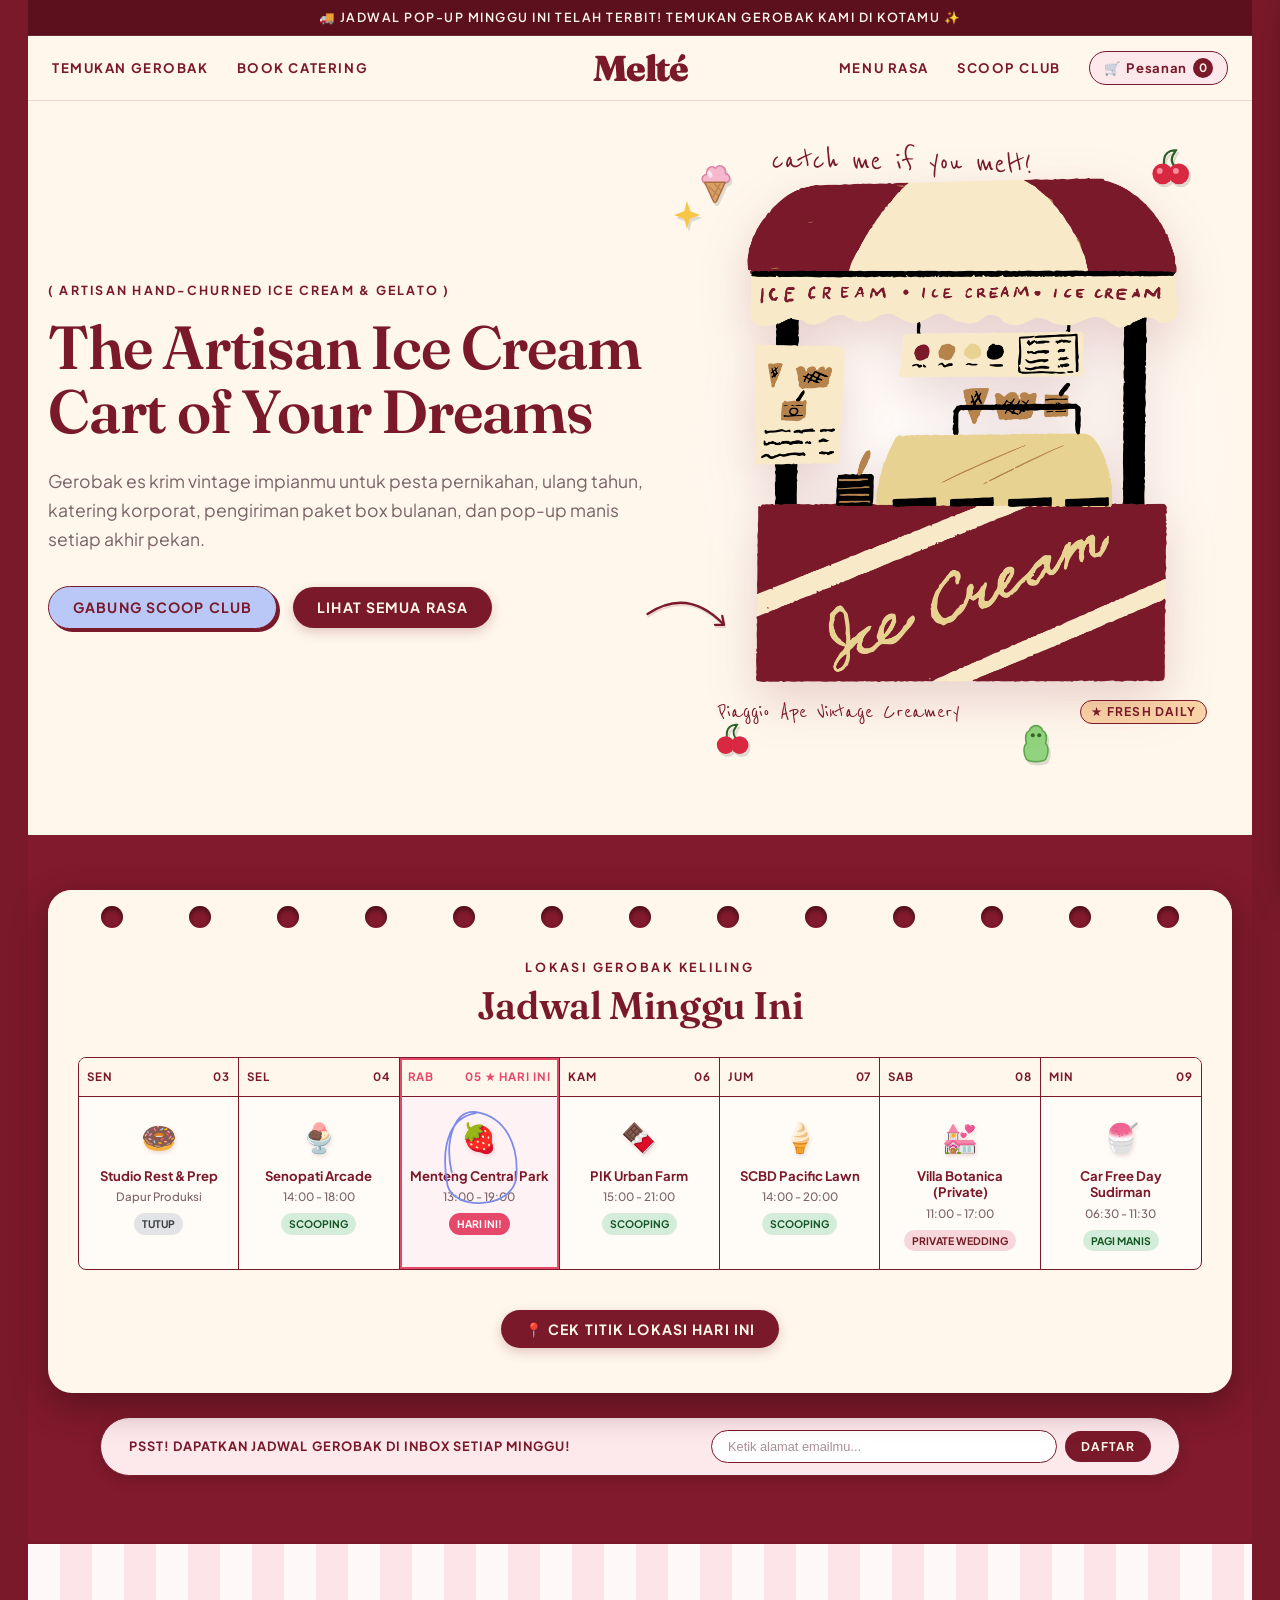
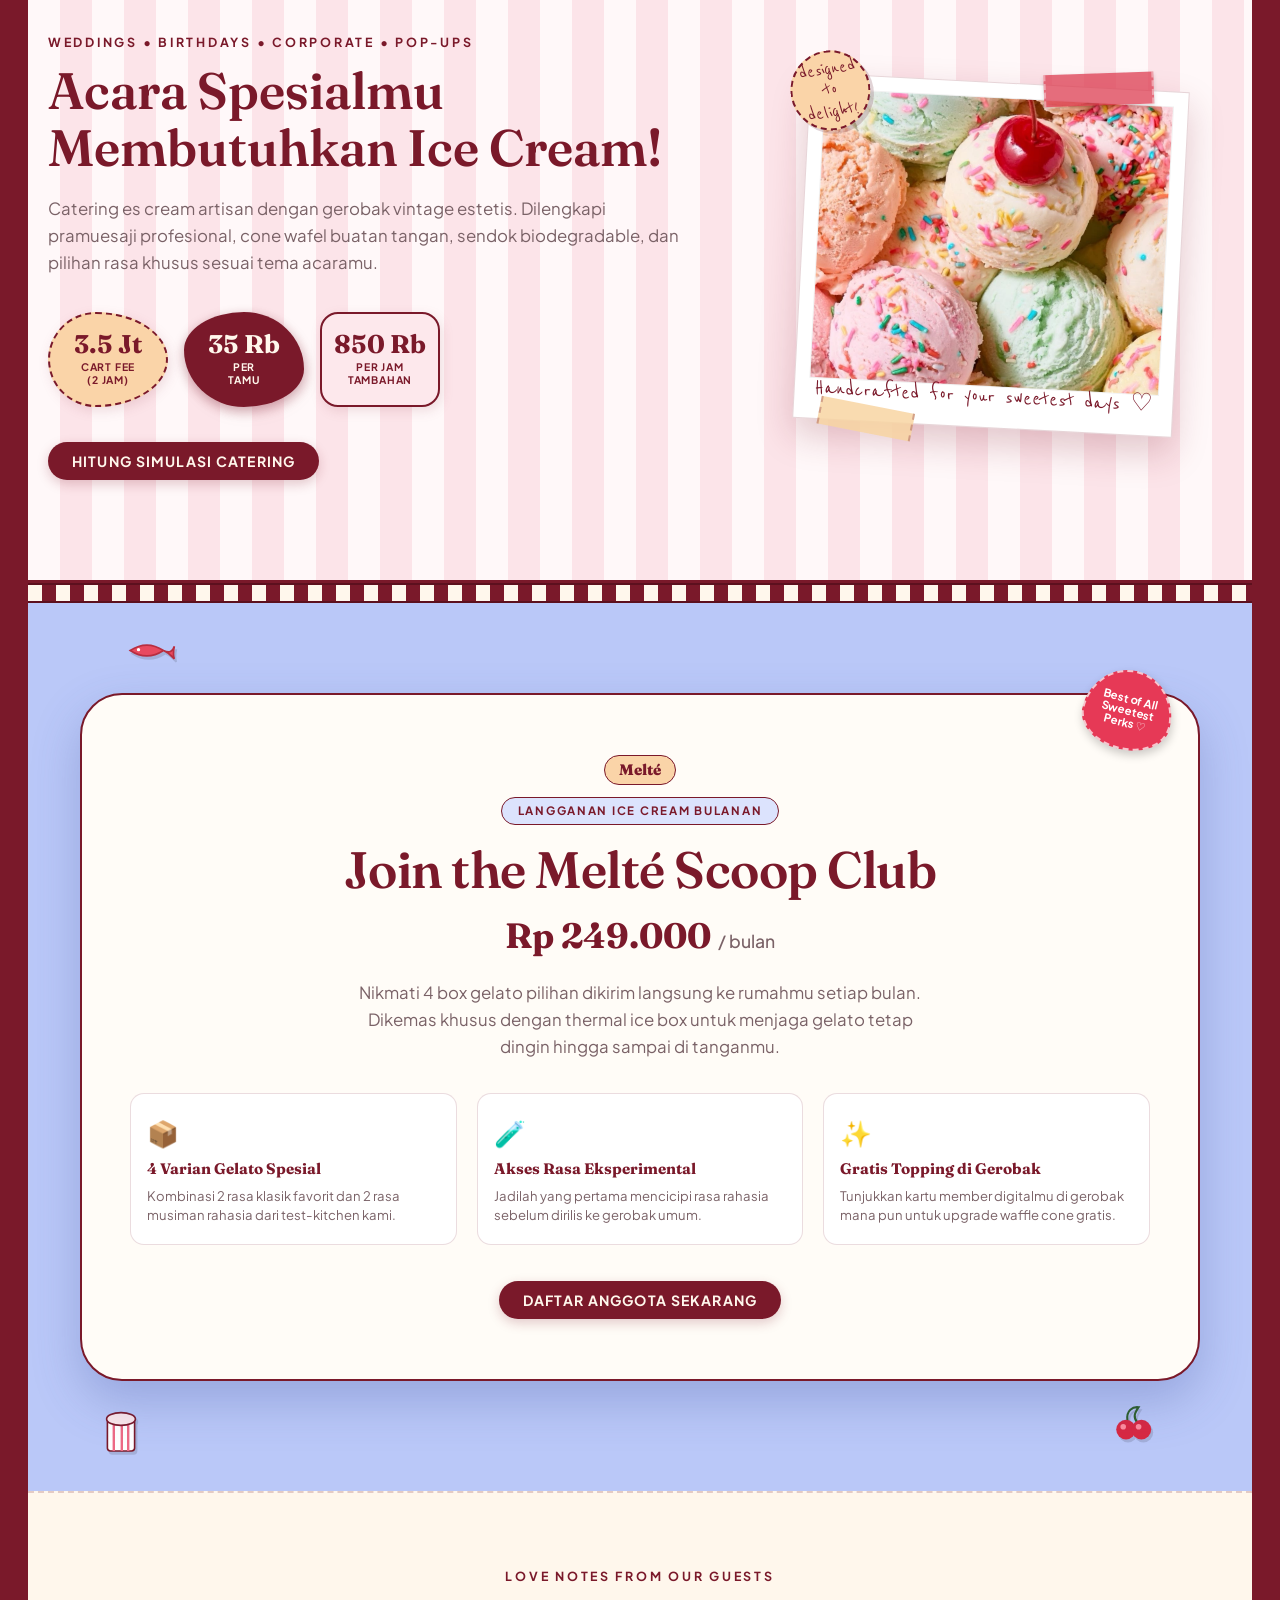
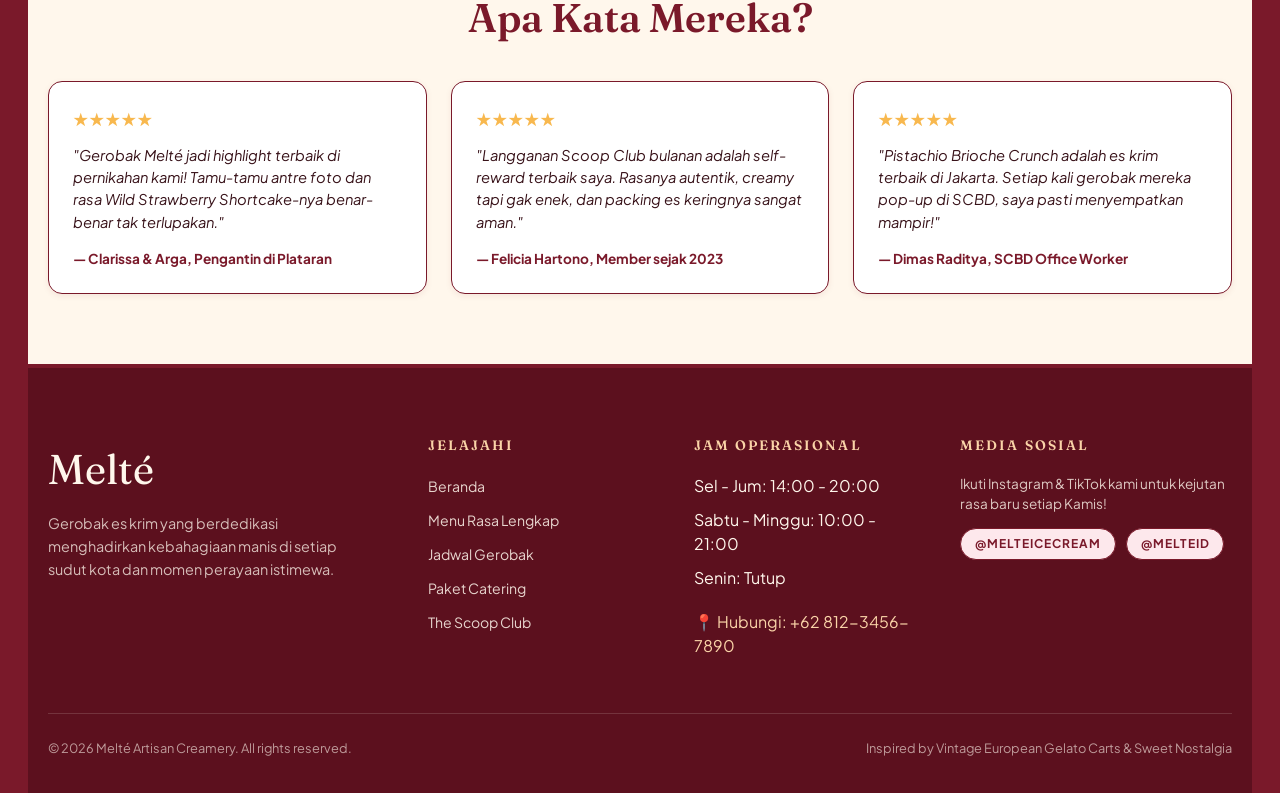
<file: index.html>
<!DOCTYPE html>
<html lang="id">
<head>
  <meta charset="UTF-8">
  <meta name="viewport" content="width=device-width, initial-scale=1.0">
  <title>Melté Creamery — The Artisan Ice Cream Cart of Your Dreams</title>
  <meta name="description" content="Artisan hand-churned ice cream & gelato cart. Catering pernikahan, ulang tahun, pop-up mingguan, dan langganan box bulanan.">
  <link rel="stylesheet" href="style.css">
  <link rel="icon" href="data:image/svg+xml,<svg xmlns=%22http://www.w3.org/2000/svg%22 viewBox=%220 0 100 100%22><text y=%22.9em%22 font-size=%2290%22>🍨</text></svg>">
</head>
<body class="bg-grid-pattern">
  
  <div class="site-frame">
    <div class="top-ticker">
      <span>🚚 JADWAL POP-UP MINGGU INI TELAH TERBIT! TEMUKAN GEROBAK KAMI DI KOTAMU ✨</span>
    </div>

    <!-- Main Navigation Header -->
    <header class="header-nav">
      <div class="nav-container">
        <nav class="nav-left" aria-label="Main Navigation Left">
          <a href="#schedule" class="nav-link js-open-location-modal">Temukan Gerobak</a>
          <a href="#catering" class="nav-link js-open-catering-modal">Book Catering</a>
        </nav>
        <a href="index.html" class="brand-logo" aria-label="Melté Home">Melté</a>
        <nav class="nav-right" aria-label="Main Navigation Right">
          <a href="menu.html" class="nav-link">Menu Rasa</a>
          <a href="#club" class="nav-link">Scoop Club</a>
          <button class="cart-btn js-open-cart" aria-label="Buka Keranjang">
            <span>🛒</span>
            <span>Pesanan</span>
            <span class="cart-count">0</span>
          </button>
        </nav>

        <!-- Mobile Nav Toggle Hamburger -->
        <button class="mobile-nav-toggle" id="mobileNavToggle" aria-label="Buka Menu Navigasi">
          <span></span>
          <span></span>
          <span></span>
        </button>
      </div>
    </header>

    <!-- Mobile Drawer Overlay -->
    <div class="mobile-drawer-backdrop" id="mobileDrawerBackdrop"></div>
    <div class="mobile-nav-drawer" id="mobileNavDrawer">
      <div class="mobile-nav-links">
        <a href="index.html" class="mobile-nav-link">Beranda</a>
        <a href="menu.html" class="mobile-nav-link">Menu & Toko box</a>
        <a href="#schedule" class="mobile-nav-link js-open-location-modal">Temukan Gerobak</a>
        <a href="#catering" class="mobile-nav-link js-open-catering-modal">Catering & Event</a>
        <a href="#club" class="mobile-nav-link">The Scoop Club</a>
      </div>
      <div>
        <button class="btn-pill btn-maroon js-open-cart" style="width: 100%; margin-bottom: 12px;">
          🛒 Buka Keranjang (<span class="cart-count">0</span>)
        </button>
        <p style="font-size: 0.75rem; color: var(--color-text-muted); text-align: center;">
          Hand-Churned with Love • Organic Dairy
        </p>
      </div>
    </div>

    <!-- MAIN CONTENT -->
    <main>
      <section class="hero-section">
        <div class="container">
          <div class="hero-grid">
            <!-- Left Column: Copy & CTAs -->
            <div class="hero-content">
              <span class="hero-badge">( ARTISAN HAND-CHURNED ICE CREAM & GELATO )</span>
              <h1 class="hero-title">The Artisan Ice Cream Cart of Your Dreams</h1>
              <p class="hero-desc">
                Gerobak es krim vintage impianmu untuk pesta pernikahan, ulang tahun, katering korporat, pengiriman paket box bulanan, dan pop-up manis setiap akhir pekan.
              </p>

              <div class="hero-cta-group">
                <a href="#club" class="btn-pill btn-periwinkle">GABUNG SCOOP CLUB</a>
                <a href="menu.html" class="btn-pill btn-maroon">LIHAT SEMUA RASA</a>
                <div class="arrow-annotation" aria-hidden="true">
                  <svg viewBox="0 0 100 50" fill="none" stroke="var(--color-maroon)" stroke-width="2.5" stroke-linecap="round" stroke-linejoin="round">
                    <path d="M 5,20 Q 50,-10 90,32" />
                    <path d="M 80,32 L 90,32 L 88,22" />
                  </svg>
                </div>
              </div>
            </div>

            <!-- Right Columns -->
            <div class="hero-visual">
              <div class="cart-image-wrapper">
                <span class="handwritten-callout">catch me if you melt!</span>
                <!-- Floating Doodles & Stickers -->
                <div class="sticker sticker-cherry-top" aria-hidden="true">
                  <svg viewBox="0 0 60 60" width="44" height="44">
                    <path d="M22 25 C20 10, 30 5, 38 6 C32 15, 30 20, 36 28" fill="none" stroke="#2D6028" stroke-width="3" stroke-linecap="round"/>
                    <circle cx="20" cy="38" r="14" fill="#D92842"/>
                    <circle cx="16" cy="34" r="4" fill="#FF8D9E"/>
                    <circle cx="42" cy="38" r="14" fill="#D92842"/>
                    <circle cx="38" cy="34" r="4" fill="#FF8D9E"/>
                  </svg>
                </div>

                <div class="sticker sticker-gummy" aria-hidden="true">
                  <svg viewBox="0 0 40 50" width="32" height="40">
                    <path d="M12 8 C12 4, 18 2, 20 2 C22 2, 28 4, 28 8 C32 10, 34 16, 32 24 C36 28, 36 38, 32 44 C28 48, 12 48, 8 44 C4 38, 4 28, 8 24 C6 16, 8 10, 12 8 Z" fill="#91D37E" stroke="#5EA64B" stroke-width="2"/>
                    <circle cx="16" cy="14" r="2.5" fill="#2E691E"/>
                    <circle cx="24" cy="14" r="2.5" fill="#2E691E"/>
                  </svg>
                </div>

                <div class="sticker sticker-icecream" aria-hidden="true">
                 <svg viewBox="0 0 60 60" width="44" height="44">
                 <!-- Ice cream -->
                 <path d="M16 30 C10 27, 12 19, 19 18 C17 10, 25 5, 31 10 C35 3, 46 8, 44 17 C52 19, 52 28, 44 30 C42 33, 18 33, 16 30 Z"
                 fill="#F7B8CE"
                 stroke="#D982A5"
                 stroke-width="2"
                stroke-linejoin="round"/>

                <!-- Cone -->
                <path d="M16 29 L44 29 L32 55 Q30 58 28 55 Z"
                  fill="#D9A066"
                  stroke="#A96F3D"
                  stroke-width="2"
                  stroke-linejoin="round"/>

                <!-- Cone pattern -->
                <path d="M22 35 L34 47 M29 31 L39 41 M37 31 L26 51"
                  stroke="#B77D4C"
                  stroke-width="1.5"
                  stroke-linecap="round"/>

                <!-- Highlight -->
                <ellipse cx="23" cy="18" rx="3" ry="5"
                  fill="#FFE6EF"
                  transform="rotate(-25 23 18)"/>
              </svg>
              </div>

                <div class="sticker sticker-sparkle" aria-hidden="true">
                  <svg viewBox="0 0 30 30" width="28" height="28" fill="#F8C644">
                    <path d="M15 0 L18 11 L29 15 L18 19 L15 30 L12 19 L1 15 L12 11 Z"/>
                  </svg>
                </div>

                <div class="truck-illustration-container" style="background: radial-gradient(circle, #FFF 0%, rgba(255,247,236,0) 70%); border-radius: 30px; padding: 15px;">
                  <img src="asset/standicecream.png" alt="Vintage Melté Artisan Ice Cream Cart" class="cart-main-img">
                  <div style="display: flex; justify-content: space-between; align-items: center; margin-top: 10px; padding: 0 10px;">
                    <span style="font-family: var(--font-handwriting); font-size: 1.5rem; color: var(--color-maroon);">Piaggio Ape Vintage Creamery</span>
                    <span style="font-size: 0.75rem; font-weight: 700; color: var(--color-maroon); letter-spacing: 0.1em; background: var(--color-peach); padding: 2px 10px; border-radius: var(--radius-pill); border: 1px solid var(--color-maroon);">★ FRESH DAILY</span>
                  </div>
                </div>
                <div class="sticker sticker-cherry-bottom" aria-hidden="true">
                  <svg viewBox="0 0 60 60" width="38" height="38">
                    <path d="M22 25 C20 10, 30 5, 38 6 C32 15, 30 20, 36 28" fill="none" stroke="#2D6028" stroke-width="3" stroke-linecap="round"/>
                    <circle cx="20" cy="38" r="14" fill="#D92842"/>
                    <circle cx="42" cy="38" r="14" fill="#D92842"/>
                  </svg>
                </div>
              </div>
            </div>
          </div>
        </div>
      </section>

      <!-- SECTION 2: CALENDAR / WEEKLY POP-UP SCHEDULE -->
      <section class="schedule-section" id="schedule">
        <div class="container">
          <div class="notebook-sheet">
            <div class="binder-holes-row" aria-hidden="true">
              <span class="binder-hole"></span>
              <span class="binder-hole"></span>
              <span class="binder-hole"></span>
              <span class="binder-hole"></span>
              <span class="binder-hole"></span>
              <span class="binder-hole"></span>
              <span class="binder-hole"></span>
              <span class="binder-hole"></span>
              <span class="binder-hole"></span>
              <span class="binder-hole"></span>
              <span class="binder-hole"></span>
              <span class="binder-hole"></span>
              <span class="binder-hole"></span>
            </div>

            <div class="notebook-inner">
              <div class="schedule-header">
                <p class="sub">LOKASI GEROBAK KELILING</p>
                <h2 class="title">Jadwal Minggu Ini</h2>
              </div>
              <!-- 7 Days Grid -->
              <div class="schedule-table-wrap">
                <div class="schedule-grid">
                  <!-- Sen (Mon) -->
                  <div class="day-column">
                    <div class="day-header">
                      <span>SEN</span>
                      <span>03</span>
                    </div>
                    <div class="day-body">
                      <div class="day-icon">🍩</div>
                      <div class="day-location">Studio Rest & Prep</div>
                      <div class="day-time">Dapur Produksi</div>
                      <span class="day-status-pill status-rest">Tutup</span>
                    </div>
                  </div>

                  <!-- Sel (Tue) -->
                  <div class="day-column">
                    <div class="day-header">
                      <span>SEL</span>
                      <span>04</span>
                    </div>
                    <div class="day-body">
                      <div class="day-icon">🍨</div>
                      <div class="day-location">Senopati Arcade</div>
                      <div class="day-time">14:00 - 18:00</div>
                      <span class="day-status-pill status-scooping">Scooping</span>
                    </div>
                  </div>

                  <!-- Rab (Wed) -->
                  <div class="day-column active-today">
                    <svg class="hand-drawn-marker-circle" viewBox="0 0 140 180" fill="none" stroke="#7C8CE8" stroke-width="2.8" stroke-linecap="round" aria-hidden="true">
                      <path d="M 70, 18 C 22, 22, 12, 78, 18, 128 C 25, 168, 115, 172, 126, 124 C 134, 76, 118, 26, 68, 16 C 36, 12, 18, 58, 26, 108" />
                    </svg>
                    <div class="day-header">
                      <span style="color: #E54868;">RAB</span>
                      <span style="color: #E54868;">05 ★ HARI INI</span>
                    </div>
                    <div class="day-body">
                      <div class="day-icon">🍓</div>
                      <div class="day-location">Menteng Central Park</div>
                      <div class="day-time">13:00 - 19:00</div>
                      <span class="day-status-pill status-scooping" style="background:#E54868; color:#fff;">Hari Ini!</span>
                    </div>
                  </div>

                  <!-- Kam (Thu) -->
                  <div class="day-column">
                    <div class="day-header">
                      <span>KAM</span>
                      <span>06</span>
                    </div>
                    <div class="day-body">
                      <div class="day-icon">🍫</div>
                      <div class="day-location">PIK Urban Farm</div>
                      <div class="day-time">15:00 - 21:00</div>
                      <span class="day-status-pill status-scooping">Scooping</span>
                    </div>
                  </div>

                  <!-- Jum (Fri) -->
                  <div class="day-column">
                    <div class="day-header">
                      <span>JUM</span>
                      <span>07</span>
                    </div>
                    <div class="day-body">
                      <div class="day-icon">🍦</div>
                      <div class="day-location">SCBD Pacific Lawn</div>
                      <div class="day-time">14:00 - 20:00</div>
                      <span class="day-status-pill status-scooping">Scooping</span>
                    </div>
                  </div>

                  <!-- Sab (Sat) -->
                  <div class="day-column">
                    <div class="day-header">
                      <span>SAB</span>
                      <span>08</span>
                    </div>
                    <div class="day-body">
                      <div class="day-icon">💒</div>
                      <div class="day-location">Villa Botanica (Private)</div>
                      <div class="day-time">11:00 - 17:00</div>
                      <span class="day-status-pill status-private">Private Wedding</span>
                    </div>
                  </div>

                  <!-- Min (Sun) -->
                  <div class="day-column">
                    <div class="day-header">
                      <span>MIN</span>
                      <span>09</span>
                    </div>
                    <div class="day-body">
                      <div class="day-icon">🍧</div>
                      <div class="day-location">Car Free Day Sudirman</div>
                      <div class="day-time">06:30 - 11:30</div>
                      <span class="day-status-pill status-scooping">Pagi Manis</span>
                    </div>
                  </div>
                </div>
              </div>
              <button class="btn-pill btn-maroon js-open-location-modal">
                📍 CEK TITIK LOKASI HARI INI
              </button>
            </div>
          </div>
          <div class="schedule-ticker-bar">
            <span class="ticker-text">PSST! DAPATKAN JADWAL GEROBAK DI INBOX SETIAP MINGGU!</span>
            <form class="ticker-form js-newsletter-form">
              <input type="email" placeholder="Ketik alamat emailmu..." required class="ticker-input">
              <button type="submit" class="ticker-btn">DAFTAR</button>
            </form>
          </div>
        </div>
      </section>

      <!-- SECTION 3: CATERING & PRIVATE EVENTS -->
      <section class="catering-section" id="catering">
        <div class="container">
          <div class="catering-grid">
            <!-- Left Side -->
            <div class="catering-content">
              <span class="tagline-caps">WEDDINGS • BIRTHDAYS • CORPORATE • POP-UPS</span>
              <h2 class="catering-title">Acara Spesialmu Membutuhkan Ice Cream!</h2>
              <p class="catering-desc">
                Catering es cream artisan dengan gerobak vintage estetis. Dilengkapi pramuesaji profesional, cone wafel buatan tangan, sendok biodegradable, dan pilihan rasa khusus sesuai tema acaramu.
              </p>
              <div class="price-badges-group">
                <div class="price-badge-item badge-peach">
                  <span class="badge-amount">3.5 Jt</span>
                  <span class="badge-label">CART FEE<br>(2 JAM)</span>
                </div>
                <div class="price-badge-item badge-maroon">
                  <span class="badge-amount">35 Rb</span>
                  <span class="badge-label">PER<br>TAMU</span>
                </div>
                <div class="price-badge-item badge-pink">
                  <span class="badge-amount">850 Rb</span>
                  <span class="badge-label">PER JAM<br>TAMBAHAN</span>
                </div>
              </div>
              <div>
                <button class="btn-pill btn-maroon js-open-catering-modal"> HITUNG SIMULASI CATERING</button>
              </div>
            </div>

            <!-- Right Side -->
            <div class="polaroid-frame-wrapper">
              <div class="polaroid-card">
                <div class="washi-tape" aria-hidden="true"></div>
                <div class="washi-tape-bottom" aria-hidden="true"></div>
                <div class="stamp-badge">
                  <span>designed<br>to delight!</span>
                </div>
                <!-- Photo -->
                <img 
                  src="asset/polaroid-photo.jpg"
                  alt="Melté Ice Cream Cart at Garden Wedding" 
                  class="polaroid-img">

                <p class="polaroid-caption">Handcrafted for your sweetest days ♡</p>
              </div>
            </div>
          </div>
        </div>
      </section>
      <div class="crenellated-divider" aria-hidden="true"></div>

      <!-- SECTION 4: THE SCOOP CLUB -->
      <section class="scoop-club-section" id="club">
        <div class="sticker" style="top: 35px; left: 8%; width: 50px; --rot: -12deg;" aria-hidden="true">
          <svg viewBox="0 0 60 30" width="50" height="25">
            <path d="M 5,15 Q 25,2 45,15 Q 55,20 58,10 Q 56,20 58,25 Q 52,18 45,15 Q 25,28 5,15 Z" fill="#E84A5F" stroke="#B82E40" stroke-width="2"/>
            <circle cx="15" cy="14" r="2" fill="#FFF"/>
          </svg>
        </div>

        <div class="sticker" style="bottom: 40px; right: 8%; width: 42px; --rot: 18deg;" aria-hidden="true">
          <svg viewBox="0 0 60 60" width="42" height="42">
            <path d="M22 25 C20 10, 30 5, 38 6 C32 15, 30 20, 36 28" fill="none" stroke="#2D6028" stroke-width="3" stroke-linecap="round"/>
            <circle cx="20" cy="38" r="14" fill="#D92842"/>
            <circle cx="16" cy="34" r="4" fill="#FF8D9E"/>
            <circle cx="42" cy="38" r="14" fill="#D92842"/>
            <circle cx="38" cy="34" r="4" fill="#FF8D9E"/>
          </svg>
        </div>

        <div class="sticker" style="bottom: 30px; left: 6%; width: 45px; --rot: -8deg;" aria-hidden="true">
          <svg viewBox="0 0 50 65" width="40" height="52">
            <rect x="8" y="20" width="34" height="40" rx="4" fill="#FFF" stroke="var(--color-maroon)" stroke-width="2"/>
            <line x1="16" y1="20" x2="16" y2="60" stroke="#EE6A86" stroke-width="3"/>
            <line x1="26" y1="20" x2="26" y2="60" stroke="#EE6A86" stroke-width="3"/>
            <line x1="34" y1="20" x2="34" y2="60" stroke="#EE6A86" stroke-width="3"/>
            <ellipse cx="25" cy="20" rx="18" ry="8" fill="#FCE8EB" stroke="var(--color-maroon)" stroke-width="2"/>
          </svg>
        </div>

        <div class="container">
          <div class="scalloped-container">
            <div class="sticker-heart" aria-hidden="true">
              <span>Best of All<br>Sweetest<br>Perks ♡</span>
            </div>
            <div style="display: inline-block; background: var(--color-peach); border: 1.5px solid var(--color-maroon); border-radius: var(--radius-pill); padding: 3px 14px; margin-bottom: 12px; font-family: var(--font-serif); font-weight: 800; font-size: 0.95rem; color: var(--color-maroon);">
              Melté
            </div>
            <br>

            <span class="scallop-stamp-pill">LANGGANAN ICE CREAM BULANAN</span>
            <h2 class="club-title">Join the Melté Scoop Club</h2>
            <div class="club-price">Rp 249.000 <span style="font-size: 1.1rem; font-family: var(--font-sans); font-weight: 500; color: var(--color-text-muted);">/ bulan</span></div>

            <p class="club-desc">
              Nikmati 4 box gelato pilihan dikirim langsung ke rumahmu setiap bulan. Dikemas khusus dengan thermal ice box untuk menjaga gelato tetap dingin hingga sampai di tanganmu.
            </p>
            <div class="club-perks-grid">
              <div class="club-perk-item">
                <span class="icon">📦</span>
                <h4 class="heading">4 Varian Gelato Spesial</h4>
                <p class="text">Kombinasi 2 rasa klasik favorit dan 2 rasa musiman rahasia dari test-kitchen kami.</p>
              </div>

              <div class="club-perk-item">
                <span class="icon">🧪</span>
                <h4 class="heading">Akses Rasa Eksperimental</h4>
                <p class="text">Jadilah yang pertama mencicipi rasa rahasia sebelum dirilis ke gerobak umum.</p>
              </div>

              <div class="club-perk-item">
                <span class="icon">✨</span>
                <h4 class="heading">Gratis Topping di Gerobak</h4>
                <p class="text">Tunjukkan kartu member digitalmu di gerobak mana pun untuk upgrade waffle cone gratis.</p>
              </div>
            </div>

            <div>
              <button class="btn-pill btn-maroon" onclick="addToCart({id: 'club-sub-01', name: 'Melté Scoop Club Membership', variant: 'Langganan 4 box/Bulan', price: 249000, img: 'https://images.unsplash.com/photo-1570197788417-0e82375c9371?w=150&auto=format&fit=crop&q=80'})">
                DAFTAR ANGGOTA SEKARANG
              </button>
            </div>
          </div>
        </div>
      </section>

      <!-- SECTION 5: CUSTOMER REVIEWS -->
      <section style="padding: 70px 0; background-color: var(--color-cream); border-top: 2px dashed rgba(122,25,42,0.2);">
        <div class="container" style="text-align: center;">
          <span class="tagline-caps">LOVE NOTES FROM OUR GUESTS</span>
          <h2 style="font-size: 2.5rem; margin-top: 8px; margin-bottom: 40px;">Apa Kata Mereka?</h2>

          <div style="display: grid; grid-template-columns: repeat(auto-fit, minmax(280px, 1fr)); gap: 24px; text-align: left;">
            <div style="background: var(--color-white); border: 1.5px solid var(--color-maroon); border-radius: var(--radius-md); padding: 24px; box-shadow: var(--shadow-sm);">
              <div style="color: #F8B84E; margin-bottom: 12px; font-size: 1.1rem;">★★★★★</div>
              <p style="font-style: italic; color: var(--color-dark); margin-bottom: 16px; font-size: 0.92rem;">
                "Gerobak Melté jadi highlight terbaik di pernikahan kami! Tamu-tamu antre foto dan rasa Wild Strawberry Shortcake-nya benar-benar tak terlupakan."
              </p>
              <div style="font-weight: 700; font-size: 0.85rem; color: var(--color-maroon);">— Clarissa & Arga, Pengantin di Plataran</div>
            </div>

            <div style="background: var(--color-white); border: 1.5px solid var(--color-maroon); border-radius: var(--radius-md); padding: 24px; box-shadow: var(--shadow-sm);">
              <div style="color: #F8B84E; margin-bottom: 12px; font-size: 1.1rem;">★★★★★</div>
              <p style="font-style: italic; color: var(--color-dark); margin-bottom: 16px; font-size: 0.92rem;">
                "Langganan Scoop Club bulanan adalah self-reward terbaik saya. Rasanya autentik, creamy tapi gak enek, dan packing es keringnya sangat aman."
              </p>
              <div style="font-weight: 700; font-size: 0.85rem; color: var(--color-maroon);">— Felicia Hartono, Member sejak 2023</div>
            </div>

            <div style="background: var(--color-white); border: 1.5px solid var(--color-maroon); border-radius: var(--radius-md); padding: 24px; box-shadow: var(--shadow-sm);">
              <div style="color: #F8B84E; margin-bottom: 12px; font-size: 1.1rem;">★★★★★</div>
              <p style="font-style: italic; color: var(--color-dark); margin-bottom: 16px; font-size: 0.92rem;">
                "Pistachio Brioche Crunch adalah es krim terbaik di Jakarta. Setiap kali gerobak mereka pop-up di SCBD, saya pasti menyempatkan mampir!"
              </p>
              <div style="font-weight: 700; font-size: 0.85rem; color: var(--color-maroon);">— Dimas Raditya, SCBD Office Worker</div>
            </div>
          </div>
        </div>
      </section>
    </main>

    <!-- FOOTER -->
    <footer class="site-footer">
      <div class="container">
        <div class="footer-grid">
          <div class="footer-brand">
            <span class="logo">Melté</span>
            <p class="desc">
              Gerobak es krim yang berdedikasi menghadirkan kebahagiaan manis di setiap sudut kota dan momen perayaan istimewa.
            </p>
          </div>

          <div class="footer-col">
            <h4>Jelajahi</h4>
            <ul class="footer-links">
              <li><a href="index.html">Beranda</a></li>
              <li><a href="menu.html">Menu Rasa Lengkap</a></li>
              <li><a href="#schedule" class="js-open-location-modal">Jadwal Gerobak</a></li>
              <li><a href="#catering" class="js-open-catering-modal">Paket Catering</a></li>
              <li><a href="#club">The Scoop Club</a></li>
            </ul>
          </div>

          <div class="footer-col">
            <h4>Jam Operasional</h4>
            <ul class="footer-links">
              <li>Sel - Jum: 14:00 - 20:00</li>
              <li>Sabtu - Minggu: 10:00 - 21:00</li>
              <li>Senin: Tutup</li>
              <li style="margin-top: 10px; color: var(--color-peach);">📍 Hubungi: +62 812-3456-7890</li>
            </ul>
          </div>

          <div class="footer-col">
            <h4>Media Sosial</h4>
            <p style="font-size: 0.85rem; color: rgba(255,247,236,0.8); margin-bottom: 14px;">
              Ikuti Instagram & TikTok kami untuk kejutan rasa baru setiap Kamis!
            </p>
            <div style="display: flex; gap: 10px;">
              <a href="#" class="btn-pill btn-pink" style="padding: 6px 14px; font-size: 0.75rem;">@melteicecream</a>
              <a href="#" class="btn-pill btn-pink" style="padding: 6px 14px; font-size: 0.75rem;">@melteid</a>
            </div>
          </div>
        </div>

        <div class="footer-bottom">
          <div>© 2026 Melté Artisan Creamery. All rights reserved.</div>
          <div>Inspired by Vintage European Gelato Carts & Sweet Nostalgia</div>
        </div>
      </div>
    </footer>
  </div>

  <!-- MODAL 1: CATERING PRICE ESTIMATOR -->
  <div class="modal-overlay" id="cateringModal" role="dialog" aria-modal="true" aria-labelledby="cateringModalTitle">
    <div class="modal-window">
      <button class="modal-close-btn" id="closeCateringModal" aria-label="Tutup">✕</button>
      <span class="tagline-caps">SIMULASI BIAYA CATERING</span>
      <h3 id="cateringModalTitle" style="font-size: 1.8rem; margin: 8px 0 20px;">Rencanakan Gerobak di Event-mu</h3>

      <div class="calc-field">
        <label for="calcEventType">Jenis Acara:</label>
        <select id="calcEventType" style="width: 100%; padding: 10px 14px; border-radius: var(--radius-sm); border: 1.5px solid var(--color-maroon); font-family: var(--font-sans); background: var(--color-white); font-weight: 600;">
          <option>Pernikahan / Wedding</option>
          <option>Ulang Tahun / Birthday Party</option>
          <option>Corporate Gathering / Kantor</option>
          <option>Pop-Up Brand Launch / Pameran</option>
          <option>Private Family Dinner</option>
        </select>
      </div>

      <div class="calc-field">
        <label for="calcGuests">
          Estimasi Jumlah Tamu:
          <span class="range-val-badge" id="valGuests">80 Orang</span>
        </label>
        <input type="range" id="calcGuests" min="30" max="400" step="10" value="80" class="range-slider">
      </div>

      <div class="calc-field">
        <label for="calcHours">
          Durasi Pelayanan di Lokasi:
          <span class="range-val-badge" id="valHours">2 Jam</span>
        </label>
        <input type="range" id="calcHours" min="2" max="6" step="1" value="2" class="range-slider">
      </div>

      <div class="calc-field">
        <label for="calcDate">Perkiraan Tanggal Acara:</label>
        <input type="date" id="calcDate" style="width: 100%; padding: 10px 14px; border-radius: var(--radius-sm); border: 1.5px solid var(--color-maroon); font-family: var(--font-sans); background: var(--color-white);">
      </div>
      <div class="calc-result-box">
        <div style="font-size: 0.75rem; font-weight: 700; letter-spacing: 0.1em; color: var(--color-maroon); text-transform: uppercase;">
          Estimasi Total Investasi Acara
        </div>
        <div class="num" id="calcTotalEstimate">Rp 6.300.000</div>
        <div style="font-size: 0.75rem; color: var(--color-text-muted); margin-top: 4px;">
          *Termasuk sewa gerobak vintage, 2 pramuesaji berseragam, waffle cone buatan tangan, & cup biodegradable.
        </div>
      </div>

      <button class="btn-pill btn-maroon" id="sendBookingInquiry" style="width: 100%; padding: 12px;">
        KIRIM PERTANYAAN VIA WHATSAPP 💬
      </button>
    </div>
  </div>

  <!-- MODAL 2: LOCATION MODAL -->
  <div class="modal-overlay" id="locationModal" role="dialog" aria-modal="true" aria-labelledby="locationModalTitle">
    <div class="modal-window">
      <button class="modal-close-btn" id="closeLocationModal" aria-label="Tutup">✕</button>
      <span class="tagline-caps">LOKASI AKTIF HARI INI</span>
      <h3 id="locationModalTitle" style="font-size: 1.8rem; margin: 8px 0 16px;">Menteng Central Park Pop-Up</h3>

      <div style="background: var(--color-white); border-radius: var(--radius-md); padding: 16px; border: 1.5px solid var(--color-maroon); margin-bottom: 20px;">
        <div style="display: flex; align-items: center; gap: 10px; margin-bottom: 10px;">
          <span style="font-size: 1.5rem;">📍</span>
          <div>
            <div style="font-weight: 700; color: var(--color-maroon);">Depan Air Mancur Taman Menteng</div>
            <div style="font-size: 0.8rem; color: var(--color-text-muted);">Jl. HOS. Cokroaminoto, Menteng, Jakarta Pusat</div>
          </div>
        </div>
        <div style="display: flex; justify-content: space-between; font-size: 0.82rem; border-top: 1px dashed rgba(122,25,42,0.2); padding-top: 10px;">
          <span>⏰ <strong>Jam:</strong> 13:00 - 19:00 WIB</span>
          <span style="color: #155724; font-weight: 700;">● SEDANG BUKA SEKARANG</span>
        </div>
      </div>

      <div style="margin-bottom: 24px;">
        <h4 style="font-size: 0.9rem; margin-bottom: 8px; text-transform: uppercase; letter-spacing: 0.08em;">Menu On-Wheels Hari Ini:</h4>
        <ul style="font-size: 0.85rem; color: var(--color-text-muted); padding-left: 20px; line-height: 1.6;">
          <li>🍓 Wild Strawberry Shortcake (Best Seller)</li>
          <li>🌰 Roasted Sicilian Pistachio Brioche</li>
          <li>🍯 Tahitian Vanilla Bean & Burnt Honeycomb</li>
          <li>🍫 72% Dark Chocolate Fudge Swirl</li>
          <li>🍋 Yuzu Basil Sorbet (Vegan)</li>
        </ul>
      </div>

      <a href="https://maps.google.com" target="_blank" rel="noopener" class="btn-pill btn-maroon" style="width: 100%; text-align: center;">
        BUKA PETUNJUK ARAH GOOGLE MAPS 🗺️
      </a>
    </div>
  </div>

  <!-- MODAL 3: CHECKOUT MODAL -->
  <div class="modal-overlay" id="checkoutModal" role="dialog" aria-modal="true" aria-labelledby="checkoutModalTitle">
    <div class="modal-window">
      <button class="modal-close-btn" id="closeCheckoutModal" aria-label="Tutup">✕</button>
      <span class="tagline-caps">KONFIRMASI PESANAN</span>
      <h3 id="checkoutModalTitle" style="font-size: 1.8rem; margin: 8px 0 16px;">Pengiriman & Data Penerima</h3>

      <div style="background: var(--color-white); border: 1.5px solid var(--color-maroon); border-radius: var(--radius-md); padding: 16px; margin-bottom: 20px;">
        <h4 style="font-size: 0.85rem; letter-spacing: 0.08em; text-transform: uppercase; margin-bottom: 10px; color: var(--color-maroon);">Ringkasan Item:</h4>
        <div id="checkoutOrderSummary"></div>
        <div style="border-top: 1.5px dashed rgba(122,25,42,0.2); padding-top: 10px; margin-top: 10px; display: flex; justify-content: space-between; font-weight: 700; font-family: var(--font-serif); font-size: 1.15rem; color: var(--color-maroon);">
          <span>Total Pembayaran:</span>
          <span id="checkoutFinalTotal">Rp 0</span>
        </div>
      </div>

      <form id="checkoutForm">
        <div class="calc-field">
          <label for="custName">Nama Lengkap:</label>
          <input type="text" id="custName" class="form-input-control" required placeholder="Contoh: Sarah Amanda">
        </div>

        <div class="calc-field">
          <label for="custPhone">Nomor WhatsApp Aktif:</label>
          <input type="tel" id="custPhone" class="form-input-control" required placeholder="Contoh: 08123456789">
        </div>

        <div class="calc-field">
          <label for="custAddress">Alamat Lengkap Pengiriman (Kota / Daerah):</label>
          <textarea id="custAddress" class="form-input-control" rows="2" required placeholder="Jl. Senopati No. 12, Kebayoran Baru, Jakarta Selatan"></textarea>
        </div>

        <div class="calc-field">
          <label for="custPayment">Metode Pembayaran:</label>
          <select id="custPayment" class="form-input-control">
            <option value="QRIS Instan (GoPay, OVO, BCA, Dana)">QRIS Instan (GoPay, OVO, BCA, ShopeePay)</option>
            <option value="Transfer Bank BCA">Transfer Bank BCA</option>
            <option value="Transfer Bank Mandiri">Transfer Bank Mandiri</option>
            <option value="COD / Bayar Saat Pengiriman Kurir">COD / Bayar Saat Terima</option>
          </select>
        </div>

        <div class="calc-field">
          <label for="custNotes">Catatan Tambahan (Opsional):</label>
          <input type="text" id="custNotes" class="form-input-control" placeholder="Contoh: Kirim jam 3 sore, sertakan kartu ucapan birthday">
        </div>

        <button type="submit" class="btn-pill btn-maroon" style="width: 100%; padding: 12px; font-size: 0.95rem;">
          PESAN SEKARANG VIA WHATSAPP 🍨
        </button>
      </form>
    </div>
  </div>

  <!-- SLIDE-OVER CART DRAWER -->
  <div class="cart-drawer" id="cartDrawer" role="dialog" aria-modal="true" aria-labelledby="cartDrawerTitle">
    <div class="cart-drawer-header">
      <h3 id="cartDrawerTitle">Pesanan Manismu (<span class="cart-count">0</span>)</h3>
      <button class="modal-close-btn" id="closeCartBtn" style="position: static;" aria-label="Tutup Keranjang">✕</button>
    </div>

    <div class="cart-drawer-items" id="cartDrawerItems">
    </div>

    <div class="cart-drawer-footer">
      <div class="cart-subtotal-row">
        <span>Subtotal:</span>
        <span id="cartSubtotal">Rp 0</span>
      </div>
      <p style="font-size: 0.75rem; color: var(--color-text-muted); margin-bottom: 14px;">
        *Pengiriman aman dengan dry ice box tahan 6 jam.
      </p>
      <button class="btn-pill btn-maroon" id="checkoutBtn" style="width: 100%; padding: 12px;">
        LANJUT KE PEMBAYARAN 🍨
      </button>
    </div>
  </div>
  <div class="mobile-drawer-backdrop" id="cartBackdrop"></div>

  <!-- Toast Notice Element -->
  <div class="toast-notice" id="toastNotice"></div>

  <script src="script.js"></script>
</body>
</html>
</file>
<file: style.css>
@import url('https://fonts.googleapis.com/css2?family=Fraunces:ital,opsz,wght@0,9..144,300..900;1,9..144,300..900&family=Fredoka:wght@400;500;600;700&family=Plus+Jakarta+Sans:wght@400;500;600;700&family=Reenie+Beanie&display=swap');

:root {
  /* Color Palette inspired by retro artisan candy & creamery carts */
  --color-maroon: #7A192A;
  --color-maroon-dark: #5C101E;
  --color-maroon-light: #942438;
  --color-crimson-bg: #801A2C;
  --color-cream: #FFF7EC;
  --color-cream-light: #FFFCF7;
  --color-cream-dark: #F5E8D5;
  --color-pink-soft: #FDE8EC;
  --color-pink-accent: #F9CAD2;
  --color-pink-deep: #EE6A86;
  --color-periwinkle: #BAC8F8;
  --color-periwinkle-light: #DCE3FD;
  --color-periwinkle-dark: #91A5F5;
  --color-peach: #FAD4A8;
  --color-peach-light: #FEEEDD;
  --color-mint: #CBEAD8;
  --color-dark: #381219;
  --color-text-muted: #7A6267;
  --color-white: #FFFFFF;
  --color-grid-line: rgba(220, 110, 135, 0.14);

  /* Typography */
  --font-serif: 'Fraunces', Georgia, serif;
  --font-sans: 'Plus Jakarta Sans', system-ui, -apple-system, sans-serif;
  --font-bubble: 'Fredoka', cursive, sans-serif;
  --font-handwriting: 'Reenie Beanie', cursive;

  /* Shadows & Radii */
  --radius-sm: 8px;
  --radius-md: 14px;
  --radius-lg: 24px;
  --radius-pill: 9999px;
  --shadow-sm: 0 2px 6px rgba(122, 25, 42, 0.08);
  --shadow-md: 0 6px 18px rgba(122, 25, 42, 0.12);
  --shadow-lg: 0 14px 34px rgba(122, 25, 42, 0.16);
  --shadow-sticker: 3px 4px 0px rgba(92, 16, 30, 0.18);

  /* Layout Container */
  --container-max: 1440px;
}

/* Base Reset & Box Sizing */
*, *::before, *::after {
  box-sizing: border-box;
  margin: 0;
  padding: 0;
}

html {
  scroll-behavior: smooth;
  font-size: 16px;
  -webkit-text-size-adjust: 100%;
}

body {
  font-family: var(--font-sans);
  background-color: var(--color-maroon);
  color: var(--color-dark);
  line-height: 1.5;
  overflow-x: hidden;
  margin: 0;
  padding: 0;
}

/* Master Outer Shell - Full width with stylish editorial side borders matching reference */
.site-frame {
  width: 100%;
  max-width: 100%;
  margin: 0;
  background-color: var(--color-cream);
  min-height: 100vh;
  position: relative;
  display: flex;
  flex-direction: column;
}

@media (min-width: 1025px) {
  .site-frame {
    border-left: 28px solid var(--color-maroon);
    border-right: 28px solid var(--color-maroon);
  }
}

/* Common Grid Background (Vintage Graph Paper Pattern) */
.bg-grid-pattern {
  background-color: var(--color-cream);
  background-image: 
    linear-gradient(var(--color-grid-line) 1px, transparent 1px),
    linear-gradient(90deg, var(--color-grid-line) 1px, transparent 1px);
  background-size: 26px 26px;
  background-position: -1px -1px;
}

/* Container - Generous width */
.container {
  width: 100%;
  max-width: var(--container-max);
  margin-left: auto;
  margin-right: auto;
  padding-left: 20px;
  padding-right: 20px;
}

/* Typography Helpers */
h1, h2, h3, h4, .font-serif {
  font-family: var(--font-serif);
  color: var(--color-maroon);
  font-weight: 600;
  line-height: 1.15;
}

.text-cursive {
  font-family: var(--font-handwriting);
  font-size: 1.8rem;
  color: var(--color-maroon);
  line-height: 1;
}

.tagline-caps {
  font-family: var(--font-sans);
  font-size: 0.78rem;
  letter-spacing: 0.22em;
  text-transform: uppercase;
  color: var(--color-maroon);
  font-weight: 700;
}

/* Links & Buttons */
a {
  color: inherit;
  text-decoration: none;
  transition: all 0.2s ease;
}

button {
  cursor: pointer;
  font-family: var(--font-sans);
  border: none;
  outline: none;
  background: none;
  transition: all 0.25s ease;
}

.btn-pill {
  display: inline-flex;
  align-items: center;
  justify-content: center;
  gap: 8px;
  padding: 10px 24px;
  border-radius: var(--radius-pill);
  font-weight: 700;
  font-size: 0.88rem;
  letter-spacing: 0.08em;
  text-transform: uppercase;
  transition: transform 0.2s cubic-bezier(0.34, 1.56, 0.64, 1), box-shadow 0.2s ease, background-color 0.2s ease;
}

.btn-pill:hover {
  transform: translateY(-2px);
}

.btn-pill:active {
  transform: translateY(1px);
}

.btn-maroon {
  background-color: var(--color-maroon);
  color: var(--color-cream);
  box-shadow: 0 4px 12px rgba(122, 25, 42, 0.22);
}

.btn-maroon:hover {
  background-color: var(--color-maroon-dark);
  box-shadow: 0 6px 16px rgba(122, 25, 42, 0.32);
}

.btn-periwinkle {
  background-color: var(--color-periwinkle);
  color: var(--color-maroon);
  border: 1.5px solid var(--color-maroon);
  box-shadow: 3px 3px 0px var(--color-maroon);
}

.btn-periwinkle:hover {
  background-color: #A3B5F5;
  box-shadow: 4px 4px 0px var(--color-maroon);
}

.btn-pink {
  background-color: var(--color-pink-soft);
  color: var(--color-maroon);
  border: 1.5px solid var(--color-maroon);
}

.btn-pink:hover {
  background-color: var(--color-pink-accent);
}

.btn-white {
  background-color: var(--color-white);
  color: var(--color-maroon);
  border: 1.5px solid var(--color-maroon);
  box-shadow: 3px 3px 0px var(--color-maroon);
}

.btn-white:hover {
  background-color: var(--color-cream-light);
  box-shadow: 4px 4px 0px var(--color-maroon);
}

/* ==========================================================================
   TOP BAR & NAVIGATION
   ========================================================================== */
.top-ticker {
  background-color: var(--color-maroon-dark);
  color: var(--color-cream);
  padding: 8px 16px;
  font-size: 0.78rem;
  letter-spacing: 0.12em;
  text-transform: uppercase;
  font-weight: 600;
  text-align: center;
  border-bottom: 1px solid rgba(255, 255, 255, 0.1);
  display: flex;
  justify-content: center;
  align-items: center;
  gap: 12px;
}

.top-ticker span {
  display: inline-flex;
  align-items: center;
  gap: 6px;
}

.header-nav {
  position: sticky;
  top: 0;
  z-index: 100;
  background-color: rgba(255, 247, 236, 0.94);
  backdrop-filter: blur(8px);
  border-bottom: 1px solid rgba(122, 25, 42, 0.15);
  transition: background-color 0.3s ease;
}

.nav-container {
  display: flex;
  align-items: center;
  justify-content: space-between;
  padding: 14px 24px;
  max-width: var(--container-max);
  margin: 0 auto;
}

.nav-left, .nav-right {
  display: flex;
  align-items: center;
  gap: 28px;
  flex: 1;
}

.nav-right {
  justify-content: flex-end;
}

.nav-link {
  font-size: 0.82rem;
  font-weight: 700;
  text-transform: uppercase;
  letter-spacing: 0.12em;
  color: var(--color-maroon);
  position: relative;
  padding: 4px 0;
}

.nav-link::after {
  content: '';
  position: absolute;
  bottom: 0;
  left: 0;
  width: 0%;
  height: 2px;
  background-color: var(--color-maroon);
  transition: width 0.25s ease;
}

.nav-link:hover::after,
.nav-link.active::after {
  width: 100%;
}

.brand-logo {
  font-family: var(--font-serif);
  font-size: 2.25rem;
  font-weight: 900;
  letter-spacing: -0.04em;
  color: var(--color-maroon);
  text-align: center;
  line-height: 1;
  padding: 0 12px;
  display: inline-block;
  transition: transform 0.2s ease;
}

.brand-logo:hover {
  transform: scale(1.04);
}

.cart-btn {
  display: inline-flex;
  align-items: center;
  gap: 6px;
  background-color: var(--color-pink-soft);
  color: var(--color-maroon);
  border: 1.5px solid var(--color-maroon);
  padding: 6px 14px;
  border-radius: var(--radius-pill);
  font-size: 0.82rem;
  font-weight: 700;
  letter-spacing: 0.05em;
  transition: all 0.2s ease;
}

.cart-btn:hover {
  background-color: var(--color-maroon);
  color: var(--color-cream);
}

.cart-count {
  background-color: var(--color-maroon);
  color: var(--color-cream);
  font-size: 0.72rem;
  font-weight: 700;
  width: 20px;
  height: 20px;
  border-radius: 50%;
  display: inline-flex;
  align-items: center;
  justify-content: center;
}

.cart-btn:hover .cart-count {
  background-color: var(--color-cream);
  color: var(--color-maroon);
}

/* Mobile Nav Toggle */
.mobile-nav-toggle {
  display: none;
  flex-direction: column;
  gap: 5px;
  background: none;
  border: none;
  cursor: pointer;
  padding: 8px;
  z-index: 102;
}

.mobile-nav-toggle span {
  display: block;
  width: 24px;
  height: 2.5px;
  background-color: var(--color-maroon);
  border-radius: 2px;
  transition: transform 0.3s ease, opacity 0.3s ease;
}

.mobile-nav-toggle.open span:nth-child(1) {
  transform: translateY(7.5px) rotate(45deg);
}

.mobile-nav-toggle.open span:nth-child(2) {
  opacity: 0;
}

.mobile-nav-toggle.open span:nth-child(3) {
  transform: translateY(-7.5px) rotate(-45deg);
}

/* Mobile Nav Overlay */
.mobile-nav-drawer {
  position: fixed;
  top: 0;
  right: -100%;
  width: 82%;
  max-width: 340px;
  height: 100vh;
  background-color: var(--color-cream);
  box-shadow: -8px 0 25px rgba(0,0,0,0.25);
  z-index: 101;
  padding: 80px 28px 40px;
  display: flex;
  flex-direction: column;
  justify-content: space-between;
  transition: right 0.35s cubic-bezier(0.25, 1, 0.5, 1);
}

.mobile-nav-drawer.open {
  right: 0;
}

.mobile-nav-links {
  display: flex;
  flex-direction: column;
  gap: 20px;
}

.mobile-nav-links a {
  font-family: var(--font-serif);
  font-size: 1.45rem;
  color: var(--color-maroon);
  font-weight: 600;
  border-bottom: 1px dashed rgba(122, 25, 42, 0.2);
  padding-bottom: 12px;
}

.mobile-drawer-backdrop {
  position: fixed;
  inset: 0;
  background: rgba(56, 18, 25, 0.5);
  backdrop-filter: blur(3px);
  z-index: 100;
  opacity: 0;
  pointer-events: none;
  transition: opacity 0.3s ease;
}

.mobile-drawer-backdrop.open {
  opacity: 1;
  pointer-events: auto;
}

/* ==========================================================================
   HERO SECTION
   ========================================================================== */
.hero-section {
  position: relative;
  padding: 60px 0 90px;
  overflow: hidden;
}

.hero-grid {
  display: grid;
  grid-template-columns: 1.05fr 0.95fr;
  align-items: center;
  gap: 50px;
  position: relative;
}

.hero-content {
  position: relative;
  z-index: 2;
  max-width: 700px;
}

.hero-badge {
  display: inline-block;
  margin-bottom: 16px;
  color: var(--color-maroon);
  font-weight: 700;
  letter-spacing: 0.18em;
  font-size: 0.78rem;
  text-transform: uppercase;
}

.hero-title {
  font-size: 3.8rem;
  line-height: 1.06;
  margin-bottom: 22px;
  letter-spacing: -0.02em;
}

.hero-desc {
  font-size: 1.1rem;
  color: var(--color-text-muted);
  line-height: 1.65;
  margin-bottom: 32px;
  max-width: 620px;
}

.hero-cta-group {
  display: flex;
  flex-wrap: wrap;
  align-items: center;
  gap: 16px;
  position: relative;
}

/* Doodled Curved Arrow Annotation */
.arrow-annotation {
  position: absolute;
  right: -90px;
  top: 10px;
  display: flex;
  align-items: center;
  pointer-events: none;
}

.arrow-annotation svg {
  width: 90px;
  height: 45px;
  filter: drop-shadow(1px 2px 0px rgba(122, 25, 42, 0.15));
}

/* Hero Cart Visual */
.hero-visual {
  position: relative;
  display: flex;
  justify-content: center;
  align-items: center;
}

.cart-image-wrapper {
  position: relative;
  width: 100%;
  max-width: 680px;
  transition: transform 0.3s ease;
}

.cart-image-wrapper:hover {
  transform: translateY(-4px);
}

.cart-main-img {
  width: 100%;
  height: auto;
  display: block;
  filter: drop-shadow(0 18px 24px rgba(122, 25, 42, 0.18));
}

/* Floating Retro Stickers */
.sticker {
  position: absolute;
  pointer-events: none;
  user-select: none;
  filter: drop-shadow(2px 3px 0px rgba(0,0,0,0.12));
  animation: floatSlow 4s ease-in-out infinite alternate;
}

@keyframes floatSlow {
  0% { transform: translateY(0px) rotate(var(--rot, 0deg)); }
  100% { transform: translateY(-8px) rotate(calc(var(--rot, 0deg) + 3deg)); }
}

.sticker-cherry-top {
  top: -15px;
  right: 40px;
  width: 44px;
  --rot: 12deg;
}

.sticker-cherry-bottom {
  bottom: -20px;
  left: 20px;
  width: 40px;
  --rot: -15deg;
}

.sticker-gummy {
  bottom: -25px;
  right: 180px;
  width: 32px;
  --rot: 20deg;
  animation-delay: 1.5s;
}

.sticker-sparkle {
  top: 40px;
  left: -20px;
  width: 30px;
  --rot: -10deg;
  animation-delay: 0.8s;
}

.handwritten-callout {
  position: absolute;
  top: -25px;
  right: 200px;
  font-family: var(--font-handwriting);
  font-size: 2.2rem;
  color: var(--color-maroon);
  transform: rotate(1deg);
  white-space: nowrap;
  pointer-events: none;
}

/* ==========================================================================
   CALENDAR / WEEKLY SCHEDULE SECTION (NOTEBOOK BINDER AESTHETIC)
   ========================================================================== */
.schedule-section {
  background-color: var(--color-crimson-bg);
  padding: 55px 0 65px;
  position: relative;
  color: var(--color-cream);
}

/* Notebook Binder Sheet */
.notebook-sheet {
  background-color: var(--color-cream);
  color: var(--color-dark);
  border-radius: var(--radius-lg);
  box-shadow: 0 12px 35px rgba(45, 8, 14, 0.45);
  position: relative;
  padding: 0 0 35px;
  margin-bottom: 24px;
}

/* Scalloped / Punched Binder Edge */
.binder-holes-row {
  display: flex;
  justify-content: space-around;
  padding: 16px 20px 20px;
  background-color: var(--color-cream);
  border-top-left-radius: var(--radius-lg);
  border-top-right-radius: var(--radius-lg);
}

.binder-hole {
  width: 22px;
  height: 22px;
  border-radius: 50%;
  background-color: var(--color-crimson-bg);
  box-shadow: inset 0 3px 5px rgba(0, 0, 0, 0.45), 0 1px 1px rgba(255, 255, 255, 0.6);
  flex-shrink: 0;
}

.notebook-inner {
  padding: 10px 30px 10px;
  text-align: center;
}

.schedule-header {
  margin-bottom: 30px;
}

.schedule-header .sub {
  font-size: 0.78rem;
  font-weight: 700;
  letter-spacing: 0.22em;
  color: var(--color-maroon);
  text-transform: uppercase;
  margin-bottom: 6px;
}

.schedule-header .title {
  font-size: 2.4rem;
  letter-spacing: -0.01em;
}

/* 7-Days Schedule Grid */
.schedule-table-wrap {
  overflow-x: auto;
  -webkit-overflow-scrolling: touch;
  padding-bottom: 12px;
  margin-bottom: 28px;
  scrollbar-width: thin;
  scrollbar-color: var(--color-maroon) var(--color-cream-dark);
}

.schedule-table-wrap::-webkit-scrollbar {
  height: 8px;
}

.schedule-table-wrap::-webkit-scrollbar-track {
  background: var(--color-cream-dark);
  border-radius: var(--radius-pill);
}

.schedule-table-wrap::-webkit-scrollbar-thumb {
  background: var(--color-maroon);
  border-radius: var(--radius-pill);
}

.schedule-grid {
  display: grid;
  grid-template-columns: repeat(7, minmax(130px, 1fr));
  border: 1.5px solid var(--color-maroon);
  border-radius: var(--radius-sm);
  background-color: var(--color-cream-light);
  overflow: hidden;
  position: relative;
}

.day-column {
  border-right: 1.5px solid var(--color-maroon);
  display: flex;
  flex-direction: column;
  position: relative;
  transition: background-color 0.2s ease;
}

.day-column:last-child {
  border-right: none;
}

.day-column.active-today {
  background-color: #FFF2F4;
}

.day-column.active-today::before {
  content: '';
  position: absolute;
  top: 0;
  left: 0;
  right: 0;
  bottom: 0;
  border: 2px solid #E54868;
  pointer-events: none;
  z-index: 2;
}

/* Authentic Hand-Drawn Highlighter Oval (Like Wednesday circle in reference!) */
.hand-drawn-marker-circle {
  position: absolute;
  top: 26%;
  left: 50%;
  transform: translate(-50%, -10%) rotate(-4deg);
  width: 105px;
  height: 115px;
  pointer-events: none;
  z-index: 3;
}

.day-header {
  padding: 10px 8px;
  border-bottom: 1.5px solid var(--color-maroon);
  background-color: var(--color-cream);
  display: flex;
  justify-content: space-between;
  align-items: center;
  font-size: 0.72rem;
  font-weight: 700;
  letter-spacing: 0.08em;
  color: var(--color-maroon);
}

.day-body {
  padding: 18px 10px;
  display: flex;
  flex-direction: column;
  align-items: center;
  justify-content: center;
  min-height: 140px;
  text-align: center;
  position: relative;
}

.day-icon {
  font-size: 1.8rem;
  margin-bottom: 10px;
  filter: drop-shadow(1px 2px 2px rgba(122, 25, 42, 0.15));
}

.day-location {
  font-size: 0.82rem;
  font-weight: 700;
  color: var(--color-maroon);
  line-height: 1.25;
  margin-bottom: 4px;
}

.day-time {
  font-size: 0.72rem;
  color: var(--color-text-muted);
  font-weight: 500;
}

.day-status-pill {
  font-size: 0.65rem;
  padding: 3px 8px;
  border-radius: var(--radius-pill);
  font-weight: 700;
  text-transform: uppercase;
  margin-top: 8px;
}

.status-scooping {
  background-color: #D4EDDA;
  color: #155724;
}

.status-private {
  background-color: #F8D7DA;
  color: #721C24;
}

.status-rest {
  background-color: #E2E3E5;
  color: #383D41;
}

/* Schedule Bottom Ticker */
.schedule-ticker-bar {
  background-color: var(--color-pink-soft);
  color: var(--color-maroon);
  border-radius: var(--radius-pill);
  padding: 12px 28px;
  display: flex;
  align-items: center;
  justify-content: space-between;
  flex-wrap: wrap;
  gap: 16px;
  max-width: 1080px;
  margin: 0 auto;
  border: 1.5px solid var(--color-maroon);
  box-shadow: 0 4px 14px rgba(0,0,0,0.15);
}

.ticker-text {
  font-size: 0.8rem;
  font-weight: 700;
  letter-spacing: 0.08em;
  text-transform: uppercase;
}

.ticker-form {
  display: flex;
  align-items: center;
  gap: 8px;
  flex: 1;
  max-width: 440px;
}

.ticker-input {
  background: var(--color-white);
  border: 1.5px solid var(--color-maroon);
  border-radius: var(--radius-pill);
  padding: 8px 16px;
  font-size: 0.8rem;
  width: 100%;
  color: var(--color-dark);
  outline: none;
}

.ticker-input::placeholder {
  color: #AA8E94;
}

.ticker-btn {
  background-color: var(--color-maroon);
  color: var(--color-cream);
  font-size: 0.75rem;
  font-weight: 700;
  letter-spacing: 0.08em;
  text-transform: uppercase;
  padding: 8px 16px;
  border-radius: var(--radius-pill);
  white-space: nowrap;
}

.ticker-btn:hover {
  background-color: var(--color-maroon-dark);
}

/* ==========================================================================
   CATERING & PRIVATE EVENTS (VERTICAL CANDY AWNING STRIPES)
   ========================================================================== */
.catering-section {
  position: relative;
  padding: 85px 0 100px;
  background-color: #FFF5F7;
  background-image: repeating-linear-gradient(
    90deg,
    #FFF8F9 0px,
    #FFF8F9 32px,
    #FCE4E9 32px,
    #FCE4E9 64px
  );
  border-top: 3px solid var(--color-maroon);
  border-bottom: 3px solid var(--color-maroon);
  overflow: hidden;
}

.catering-grid {
  display: grid;
  grid-template-columns: 1.15fr 0.85fr;
  align-items: center;
  gap: 50px;
  position: relative;
}

.catering-content {
  position: relative;
  z-index: 2;
}

.catering-title {
  font-size: 3.2rem;
  line-height: 1.1;
  margin-top: 10px;
  margin-bottom: 20px;
}

.catering-desc {
  font-size: 1.05rem;
  color: var(--color-text-muted);
  line-height: 1.6;
  margin-bottom: 35px;
  max-width: 640px;
}

/* 3 Scalloped Price Cloud Badges (From Reference!) */
.price-badges-group {
  display: flex;
  flex-wrap: wrap;
  gap: 16px;
  margin-bottom: 35px;
}

.price-badge-item {
  display: flex;
  flex-direction: column;
  align-items: center;
  justify-content: center;
  text-align: center;
  width: 120px;
  height: 95px;
  padding: 10px;
  position: relative;
  filter: drop-shadow(2px 4px 6px rgba(122, 25, 42, 0.12));
  transition: transform 0.2s ease;
}

.price-badge-item:hover {
  transform: translateY(-4px) scale(1.05);
}

/* Badge 1: Scalloped Peach Flower */
.badge-peach {
  background-color: var(--color-peach);
  color: var(--color-maroon);
  border-radius: 40% 60% 60% 40% / 50% 50% 50% 50%;
  border: 2px dashed var(--color-maroon);
}

/* Badge 2: Maroon Floral Scallop */
.badge-maroon {
  background-color: var(--color-maroon);
  color: var(--color-cream);
  border-radius: 50% 50% 50% 50% / 40% 60% 40% 60%;
  box-shadow: 0 4px 12px rgba(122, 25, 42, 0.3);
}

/* Badge 3: Soft Pink Scallop Pill */
.badge-pink {
  background-color: var(--color-pink-soft);
  color: var(--color-maroon);
  border: 2px solid var(--color-maroon);
  border-radius: 18px;
}

.badge-amount {
  font-family: var(--font-serif);
  font-size: 1.6rem;
  font-weight: 700;
  line-height: 1;
  margin-bottom: 4px;
}

.badge-label {
  font-size: 0.65rem;
  font-weight: 700;
  letter-spacing: 0.08em;
  text-transform: uppercase;
  line-height: 1.2;
}

/* Polaroid & Washi Tape Photo Frame */
.polaroid-frame-wrapper {
  position: relative;
  display: flex;
  justify-content: center;
}

.polaroid-card {
  background-color: var(--color-white);
  padding: 14px 14px 40px;
  box-shadow: 0 16px 36px rgba(122, 25, 42, 0.22);
  border: 1.5px solid rgba(122, 25, 42, 0.18);
  transform: rotate(3deg);
  position: relative;
  max-width: 380px;
  width: 100%;
  transition: transform 0.3s ease;
}

.polaroid-card:hover {
  transform: rotate(1deg) scale(1.02);
}

.polaroid-img {
  width: 100%;
  height: 290px;
  object-fit: cover;
  display: block;
  border: 1px solid rgba(0,0,0,0.06);
}

/* Washi Tape Strip */
.washi-tape {
  position: absolute;
  top: -15px;
  right: 35px;
  width: 110px;
  height: 32px;
  background-color: rgba(220, 60, 80, 0.75);
  transform: rotate(-5deg);
  box-shadow: 0 2px 4px rgba(0,0,0,0.15);
  border-left: 2px dashed rgba(255,255,255,0.4);
  border-right: 2px dashed rgba(255,255,255,0.4);
}

.washi-tape-bottom {
  position: absolute;
  bottom: -12px;
  left: 25px;
  width: 95px;
  height: 28px;
  background-color: rgba(248, 213, 163, 0.85);
  transform: rotate(8deg);
  border-left: 2px dashed rgba(122, 25, 42, 0.3);
  border-right: 2px dashed rgba(122, 25, 42, 0.3);
}

/* Round Badge on Polaroid */
.stamp-badge {
  position: absolute;
  top: -24px;
  left: -20px;
  width: 80px;
  height: 80px;
  background-color: var(--color-peach);
  border: 2px dashed var(--color-maroon);
  border-radius: 50%;
  display: flex;
  flex-direction: column;
  align-items: center;
  justify-content: center;
  text-align: center;
  color: var(--color-maroon);
  font-family: var(--font-handwriting);
  font-size: 1.35rem;
  line-height: 1;
  padding: 8px;
  transform: rotate(-12deg);
  box-shadow: var(--shadow-sticker);
}

.polaroid-caption {
  position: absolute;
  bottom: 12px;
  left: 14px;
  right: 14px;
  text-align: center;
  font-family: var(--font-handwriting);
  font-size: 1.55rem;
  color: var(--color-maroon);
}

/* ==========================================================================
   CRENELLATED TRIM & SCALLOPED EDGES (FROM REFERENCE)
   ========================================================================== */
.crenellated-divider {
  height: 20px;
  background-color: var(--color-maroon);
  background-image: repeating-linear-gradient(
    90deg,
    var(--color-cream) 0px,
    var(--color-cream) 14px,
    var(--color-maroon) 14px,
    var(--color-maroon) 28px
  );
  border-top: 2.5px solid var(--color-maroon-dark);
  border-bottom: 2.5px solid var(--color-maroon-dark);
  position: relative;
  z-index: 5;
}

/* ==========================================================================
   SCOOP CLUB / SUBSCRIPTION SECTION (PERIWINKLE & SCALLOPED CARD)
   ========================================================================== */
.scoop-club-section {
  background-color: var(--color-periwinkle);
  padding: 90px 0 110px;
  position: relative;
  overflow: hidden;
}

/* Authentically scalloped card using SVG-like borders and shadow */
.scalloped-container {
  background-color: var(--color-cream-light);
  border-radius: 42px;
  padding: 60px 48px;
  max-width: 1120px;
  margin: 0 auto;
  position: relative;
  box-shadow: 0 20px 48px rgba(60, 78, 155, 0.28);
  border: 2.5px solid var(--color-maroon);
  text-align: center;
}
.scallop-stamp-pill {
  display: inline-block;
  background-color: var(--color-periwinkle-light);
  border: 1.5px solid var(--color-maroon);
  padding: 4px 16px;
  border-radius: var(--radius-pill);
  font-size: 0.72rem;
  font-weight: 700;
  letter-spacing: 0.15em;
  text-transform: uppercase;
  color: var(--color-maroon);
  margin-bottom: 16px;
}

.club-title {
  font-size: 3.2rem;
  letter-spacing: -0.01em;
  margin-bottom: 10px;
}

.club-price {
  font-family: var(--font-serif);
  font-size: 2.2rem;
  font-weight: 700;
  color: var(--color-maroon);
  margin-bottom: 18px;
}

.club-desc {
  max-width: 580px;
  margin: 0 auto 32px;
  color: var(--color-text-muted);
  font-size: 1.05rem;
  line-height: 1.6;
}

.club-perks-grid {
  display: grid;
  grid-template-columns: repeat(3, 1fr);
  gap: 20px;
  margin-bottom: 36px;
  text-align: left;
}

.club-perk-item {
  background-color: var(--color-white);
  border: 1.5px solid rgba(122, 25, 42, 0.15);
  border-radius: var(--radius-md);
  padding: 20px 16px;
  display: flex;
  flex-direction: column;
  gap: 8px;
}

.club-perk-item .icon {
  font-size: 1.6rem;
}

.club-perk-item .heading {
  font-size: 0.95rem;
  font-weight: 700;
  color: var(--color-maroon);
}

.club-perk-item .text {
  font-size: 0.82rem;
  color: var(--color-text-muted);
  line-height: 1.45;
}

/* Heart Sticker on Club Card */
.sticker-heart {
  position: absolute;
  top: -25px;
  right: 25px;
  width: 90px;
  height: 80px;
  background-color: #E63956;
  color: var(--color-white);
  border-radius: 50% 50% 50% 50% / 60% 60% 40% 40%;
  display: flex;
  flex-direction: column;
  align-items: center;
  justify-content: center;
  text-align: center;
  font-size: 0.7rem;
  font-weight: 700;
  line-height: 1.1;
  padding: 10px;
  transform: rotate(14deg);
  box-shadow: 2px 4px 10px rgba(0,0,0,0.2);
  border: 2px dashed rgba(255,255,255,0.7);
}

/* ==========================================================================
   PAGE 2: FLAVORS & MENU / SCOOP SHOP STYLES
   ========================================================================== */
.menu-hero {
  padding: 55px 0 45px;
  text-align: center;
  position: relative;
}

.menu-hero .title {
  font-size: 3.4rem;
  margin-bottom: 14px;
}

.menu-hero .desc {
  max-width: 620px;
  margin: 0 auto 28px;
  font-size: 1.05rem;
  color: var(--color-text-muted);
}

/* Category Filter Tabs */
.filter-tabs-wrapper {
  display: flex;
  justify-content: center;
  flex-wrap: wrap;
  gap: 10px;
  margin-bottom: 45px;
}

.filter-tab {
  padding: 8px 20px;
  border-radius: var(--radius-pill);
  font-size: 0.82rem;
  font-weight: 700;
  letter-spacing: 0.05em;
  background-color: var(--color-white);
  color: var(--color-maroon);
  border: 1.5px solid var(--color-maroon);
  transition: all 0.2s ease;
}

.filter-tab:hover,
.filter-tab.active {
  background-color: var(--color-maroon);
  color: var(--color-cream);
  box-shadow: 0 4px 12px rgba(122, 25, 42, 0.2);
}

/* Flavor Cards Grid */
.flavor-grid {
  display: grid;
  grid-template-columns: repeat(auto-fill, minmax(280px, 1fr));
  gap: 30px;
  margin-bottom: 70px;
}

.flavor-card {
  background-color: var(--color-white);
  border: 1.5px solid var(--color-maroon);
  border-radius: var(--radius-lg);
  overflow: hidden;
  display: flex;
  flex-direction: column;
  transition: transform 0.25s ease, box-shadow 0.25s ease;
  position: relative;
}

.flavor-card:hover {
  transform: translateY(-6px);
  box-shadow: 0 14px 28px rgba(122, 25, 42, 0.15);
}

.flavor-img-wrap {
  height: 200px;
  position: relative;
  overflow: hidden;
  background-color: var(--color-cream);
}

.flavor-img {
  width: 100%;
  height: 100%;
  object-fit: cover;
  transition: transform 0.4s ease;
}

.flavor-card:hover .flavor-img {
  transform: scale(1.08);
}

.flavor-badge-tag {
  position: absolute;
  top: 12px;
  left: 12px;
  background-color: var(--color-peach);
  color: var(--color-maroon);
  font-size: 0.68rem;
  font-weight: 700;
  letter-spacing: 0.06em;
  text-transform: uppercase;
  padding: 4px 10px;
  border-radius: var(--radius-pill);
  border: 1px solid var(--color-maroon);
}

.dietary-icons {
  position: absolute;
  top: 12px;
  right: 12px;
  display: flex;
  gap: 6px;
}

.dietary-tag {
  background-color: rgba(255, 255, 255, 0.9);
  color: var(--color-maroon);
  font-size: 0.65rem;
  font-weight: 700;
  padding: 2px 7px;
  border-radius: 4px;
  border: 1px solid rgba(122, 25, 42, 0.2);
}

.flavor-details {
  padding: 22px;
  display: flex;
  flex-direction: column;
  flex: 1;
}

.flavor-name {
  font-size: 1.35rem;
  font-family: var(--font-serif);
  color: var(--color-maroon);
  margin-bottom: 6px;
}

.flavor-tasting-notes {
  font-size: 0.85rem;
  color: var(--color-text-muted);
  line-height: 1.45;
  margin-bottom: 18px;
  flex: 1;
}

.flavor-bottom-action {
  display: flex;
  align-items: center;
  justify-content: space-between;
  border-top: 1px dashed rgba(122, 25, 42, 0.2);
  padding-top: 16px;
  margin-top: auto;
}

.flavor-price {
  font-family: var(--font-serif);
  font-size: 1.25rem;
  font-weight: 700;
  color: var(--color-maroon);
}

.flavor-size-select {
  font-size: 0.75rem;
  color: var(--color-text-muted);
  display: block;
}

/* ==========================================================================
   MODAL & SLIDE-OVER DRAWER (CART & EVENT ESTIMATOR)
   ========================================================================== */
.modal-overlay {
  position: fixed;
  inset: 0;
  background-color: rgba(45, 8, 14, 0.65);
  backdrop-filter: blur(4px);
  z-index: 1000;
  display: flex;
  align-items: center;
  justify-content: center;
  padding: 20px;
  opacity: 0;
  pointer-events: none;
  transition: opacity 0.3s ease;
}

.modal-overlay.active {
  opacity: 1;
  pointer-events: auto;
}

.modal-window {
  background-color: var(--color-cream);
  border: 2px solid var(--color-maroon);
  border-radius: var(--radius-lg);
  max-width: 560px;
  width: 100%;
  max-height: 90vh;
  overflow-y: auto;
  position: relative;
  padding: 35px 30px;
  box-shadow: 0 20px 50px rgba(0,0,0,0.35);
  transform: translateY(20px);
  transition: transform 0.3s cubic-bezier(0.34, 1.56, 0.64, 1);
}

.modal-overlay.active .modal-window {
  transform: translateY(0);
}

.modal-close-btn {
  position: absolute;
  top: 16px;
  right: 18px;
  width: 32px;
  height: 32px;
  border-radius: 50%;
  background-color: var(--color-pink-soft);
  border: 1.5px solid var(--color-maroon);
  color: var(--color-maroon);
  font-weight: 700;
  display: flex;
  align-items: center;
  justify-content: center;
  font-size: 1rem;
}

.modal-close-btn:hover {
  background-color: var(--color-maroon);
  color: var(--color-cream);
}

/* Cart Drawer (Slide-Over from Right) */
.cart-drawer {
  position: fixed;
  top: 0;
  right: -420px;
  width: 100%;
  max-width: 400px;
  height: 100vh;
  background-color: var(--color-cream);
  border-left: 2px solid var(--color-maroon);
  z-index: 1001;
  box-shadow: -10px 0 35px rgba(0,0,0,0.3);
  display: flex;
  flex-direction: column;
  transition: right 0.35s cubic-bezier(0.25, 1, 0.5, 1);
}

.cart-drawer.open {
  right: 0;
}

.cart-drawer-header {
  padding: 22px 24px;
  border-bottom: 1.5px solid var(--color-maroon);
  background-color: var(--color-pink-soft);
  display: flex;
  justify-content: space-between;
  align-items: center;
}

.cart-drawer-header h3 {
  font-size: 1.35rem;
}

.cart-drawer-items {
  flex: 1;
  overflow-y: auto;
  padding: 20px 24px;
  display: flex;
  flex-direction: column;
  gap: 16px;
}

.cart-empty-state {
  text-align: center;
  padding: 60px 10px;
  color: var(--color-text-muted);
}

.cart-empty-state .icon {
  font-size: 3rem;
  margin-bottom: 12px;
}

.cart-item-row {
  display: flex;
  gap: 14px;
  background: var(--color-white);
  border: 1px solid rgba(122, 25, 42, 0.15);
  border-radius: var(--radius-md);
  padding: 12px;
  align-items: center;
}

.cart-item-img {
  width: 60px;
  height: 60px;
  border-radius: var(--radius-sm);
  object-fit: cover;
}

.cart-item-info {
  flex: 1;
}

.cart-item-title {
  font-size: 0.9rem;
  font-weight: 700;
  color: var(--color-maroon);
}

.cart-item-price {
  font-size: 0.82rem;
  color: var(--color-text-muted);
}

.cart-qty-ctrl {
  display: flex;
  align-items: center;
  gap: 8px;
  margin-top: 6px;
}

.qty-btn {
  width: 24px;
  height: 24px;
  border-radius: 50%;
  border: 1px solid var(--color-maroon);
  display: inline-flex;
  align-items: center;
  justify-content: center;
  font-size: 0.8rem;
  font-weight: 700;
  background: var(--color-cream);
  color: var(--color-maroon);
}

.qty-num {
  font-size: 0.85rem;
  font-weight: 700;
  min-width: 16px;
  text-align: center;
}

.cart-drawer-footer {
  padding: 20px 24px;
  border-top: 1.5px solid var(--color-maroon);
  background-color: var(--color-cream-light);
}

.cart-subtotal-row {
  display: flex;
  justify-content: space-between;
  font-family: var(--font-serif);
  font-size: 1.25rem;
  font-weight: 700;
  color: var(--color-maroon);
  margin-bottom: 16px;
}

/* Toast Notification */
.toast-notice {
  position: fixed;
  bottom: 24px;
  right: 24px;
  background-color: var(--color-maroon);
  color: var(--color-cream);
  border: 1.5px solid var(--color-pink-soft);
  padding: 12px 22px;
  border-radius: var(--radius-pill);
  font-size: 0.88rem;
  font-weight: 600;
  box-shadow: 0 8px 24px rgba(0,0,0,0.25);
  z-index: 2000;
  display: flex;
  align-items: center;
  gap: 10px;
  transform: translateY(100px);
  opacity: 0;
  transition: all 0.3s cubic-bezier(0.34, 1.56, 0.64, 1);
}

.toast-notice.show {
  transform: translateY(0);
  opacity: 1;
}

/* Confetti Animation */
.confetti-piece {
  position: fixed;
  top: -20px;
  z-index: 9999;
  pointer-events: none;
  border-radius: 3px;
  animation: confettiFall linear forwards;
}

@keyframes confettiFall {
  0% {
    transform: translateY(0) rotate(0deg);
    opacity: 1;
  }
  80% {
    opacity: 0.9;
  }
  100% {
    transform: translateY(105vh) rotate(720deg);
    opacity: 0;
  }
}

/* Form inputs inside modals */
.form-input-control {
  width: 100%;
  padding: 10px 14px;
  border-radius: var(--radius-sm);
  border: 1.5px solid var(--color-maroon);
  font-family: var(--font-sans);
  background: var(--color-white);
  font-size: 0.88rem;
  outline: none;
  transition: border-color 0.2s ease, box-shadow 0.2s ease;
}

.form-input-control:focus {
  border-color: var(--color-pink-deep);
  box-shadow: 0 0 0 3px rgba(238, 106, 134, 0.2);
}
.calc-field {
  margin-bottom: 20px;
}

.calc-field label {
  display: block;
  font-size: 0.82rem;
  font-weight: 700;
  letter-spacing: 0.08em;
  text-transform: uppercase;
  color: var(--color-maroon);
  margin-bottom: 8px;
}

.range-slider {
  width: 100%;
  accent-color: var(--color-maroon);
}

.range-val-badge {
  display: inline-block;
  background: var(--color-maroon);
  color: var(--color-cream);
  font-size: 0.8rem;
  font-weight: 700;
  padding: 2px 10px;
  border-radius: var(--radius-pill);
  margin-left: 8px;
}

.calc-result-box {
  background-color: var(--color-pink-soft);
  border: 1.5px solid var(--color-maroon);
  border-radius: var(--radius-md);
  padding: 16px;
  text-align: center;
  margin: 24px 0;
}

.calc-result-box .num {
  font-family: var(--font-serif);
  font-size: 2rem;
  font-weight: 800;
  color: var(--color-maroon);
}

/* ==========================================================================
   FOOTER
   ========================================================================== */
.site-footer {
  background-color: var(--color-maroon-dark);
  color: var(--color-cream);
  padding: 70px 0 35px;
  position: relative;
  border-top: 4px solid var(--color-maroon);
}

.footer-grid {
  display: grid;
  grid-template-columns: 1.5fr 1fr 1fr 1.2fr;
  gap: 40px;
  margin-bottom: 55px;
}

.footer-brand .logo {
  font-family: var(--font-serif);
  font-size: 2.6rem;
  color: var(--color-cream);
  margin-bottom: 12px;
  display: inline-block;
}

.footer-brand .desc {
  font-size: 0.9rem;
  color: rgba(255, 247, 236, 0.75);
  line-height: 1.6;
  max-width: 320px;
}

.footer-col h4 {
  color: var(--color-peach);
  font-size: 0.85rem;
  letter-spacing: 0.15em;
  text-transform: uppercase;
  margin-bottom: 20px;
}

.footer-links {
  list-style: none;
  display: flex;
  flex-direction: column;
  gap: 10px;
}

.footer-links a {
  font-size: 0.88rem;
  color: rgba(255, 247, 236, 0.85);
}

.footer-links a:hover {
  color: var(--color-peach);
  padding-left: 4px;
}

.footer-bottom {
  border-top: 1px solid rgba(255, 247, 236, 0.15);
  padding-top: 25px;
  display: flex;
  justify-content: space-between;
  align-items: center;
  flex-wrap: wrap;
  gap: 16px;
  font-size: 0.8rem;
  color: rgba(255, 247, 236, 0.6);
}

/* 
   RESPONSIVE DESIGN BREAKPOINTS
   = */
@media (max-width: 1024px) {
  .hero-title {
    font-size: 2.8rem;
  }
  .catering-grid,
  .hero-grid {
    grid-template-columns: 1fr;
    gap: 40px;
  }
  .hero-visual {
    order: -1;
  }
  .footer-grid {
    grid-template-columns: 1fr 1fr;
    gap: 35px;
  }
  .club-perks-grid {
    grid-template-columns: 1fr;
  }
}

@media (max-width: 768px) {
  .nav-left, .nav-right {
    display: none;
  }
  .mobile-nav-toggle {
    display: flex;
  }
  .hero-title {
    font-size: 2.2rem;
  }
  .catering-title,
  .club-title,
  .menu-hero .title {
    font-size: 2.2rem;
  }
  .scalloped-container {
    padding: 35px 20px;
  }
  .schedule-ticker-bar {
    flex-direction: column;
    text-align: center;
  }
  .ticker-form {
    width: 100%;
  }
  .arrow-annotation {
    display: none;
  }
  .handwritten-callout {
    font-size: 1.6rem;
    top: 10px;
    right: 0;
  }
}

@media (max-width: 480px) {
  .hero-title {
    font-size: 1.85rem;
  }
  .brand-logo {
    font-size: 1.8rem;
  }
  .price-badges-group {
    justify-content: center;
  }
  .footer-grid {
    grid-template-columns: 1fr;
  }
  .btn-pill {
    width: 100%;
  }
}
</file>
